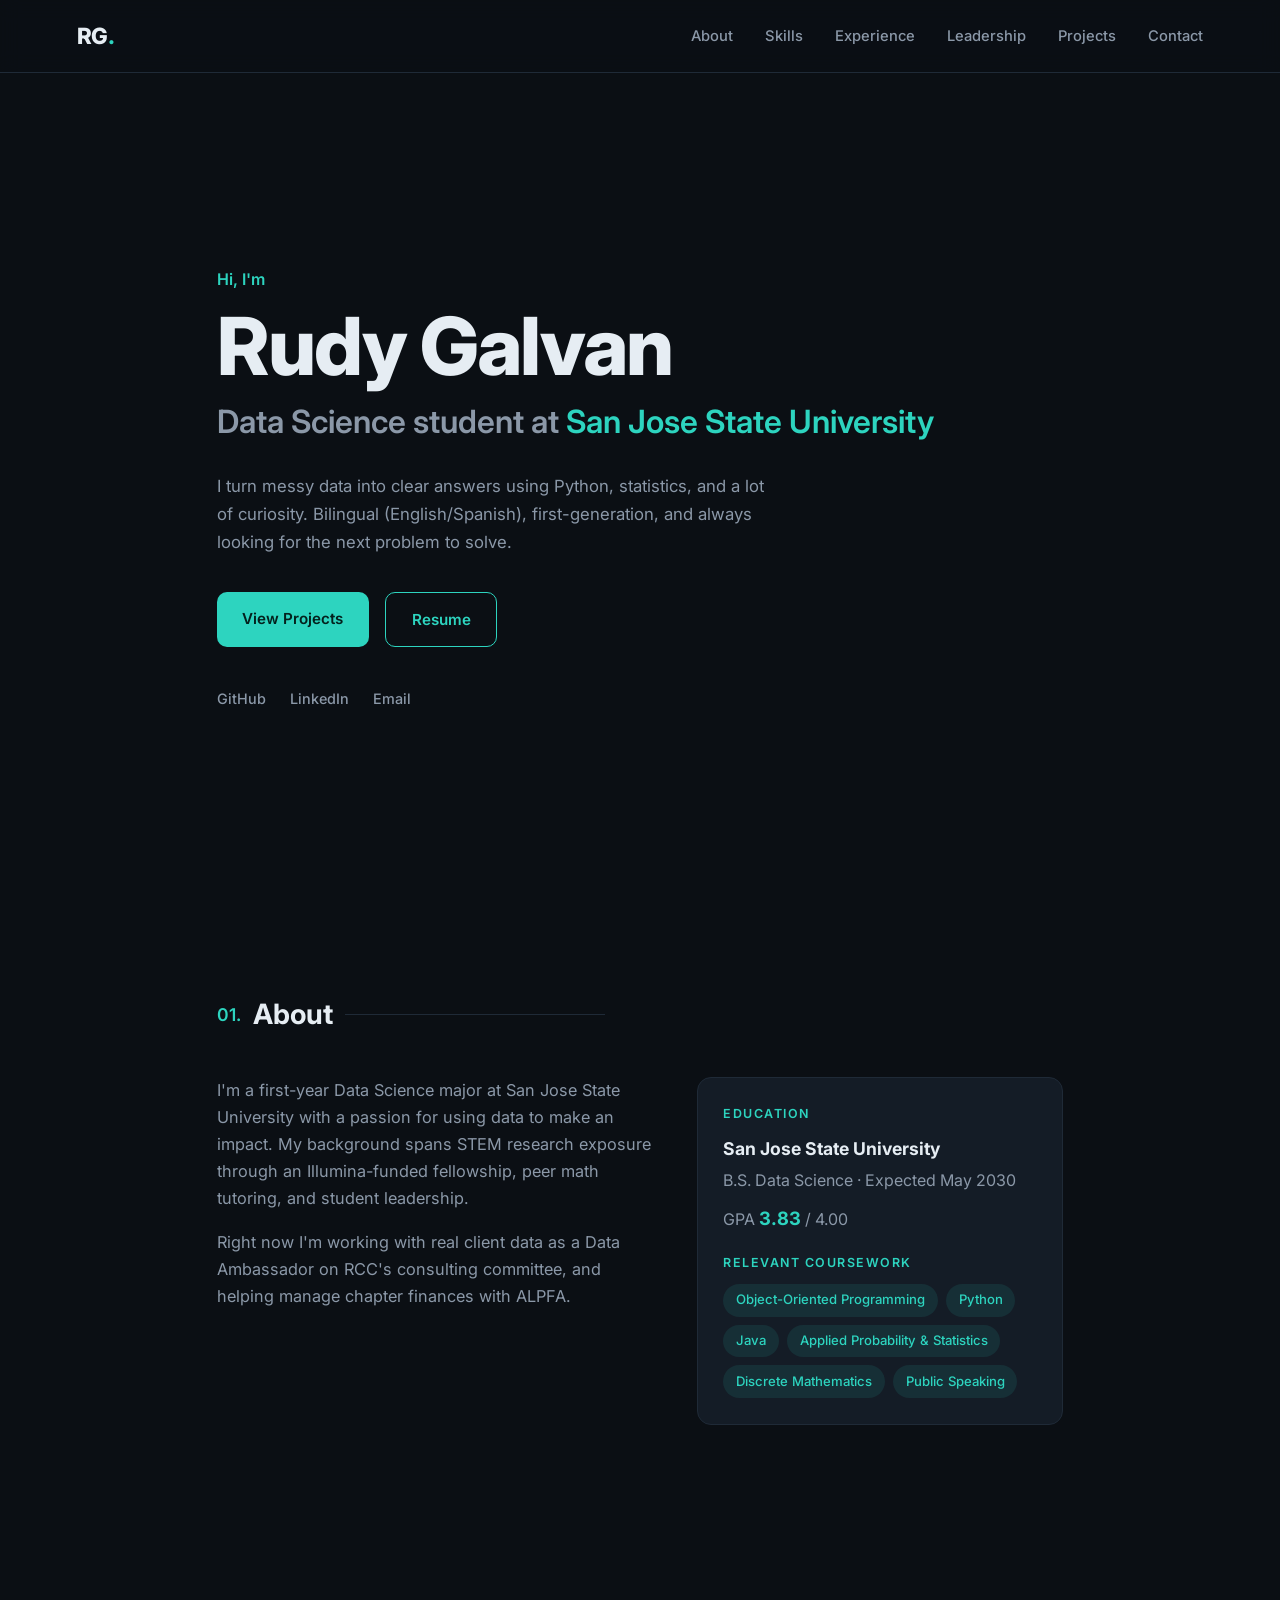
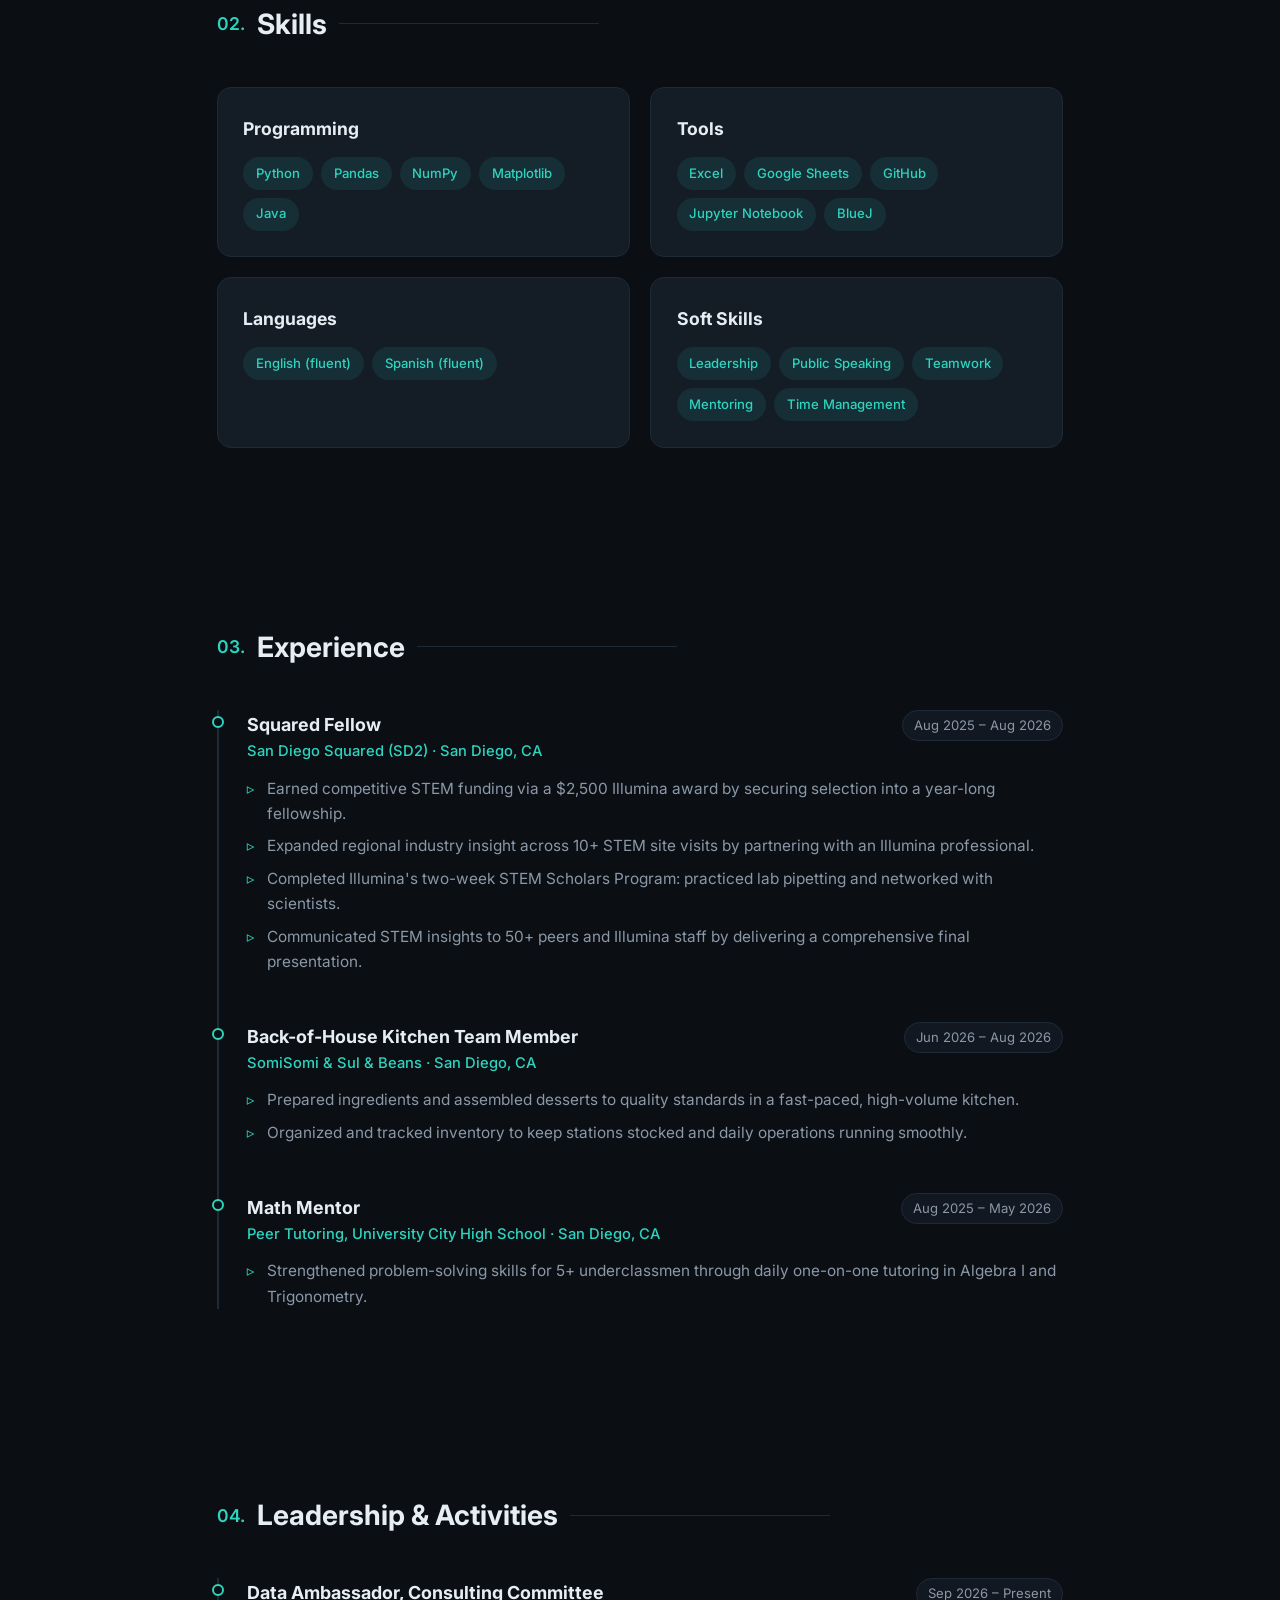
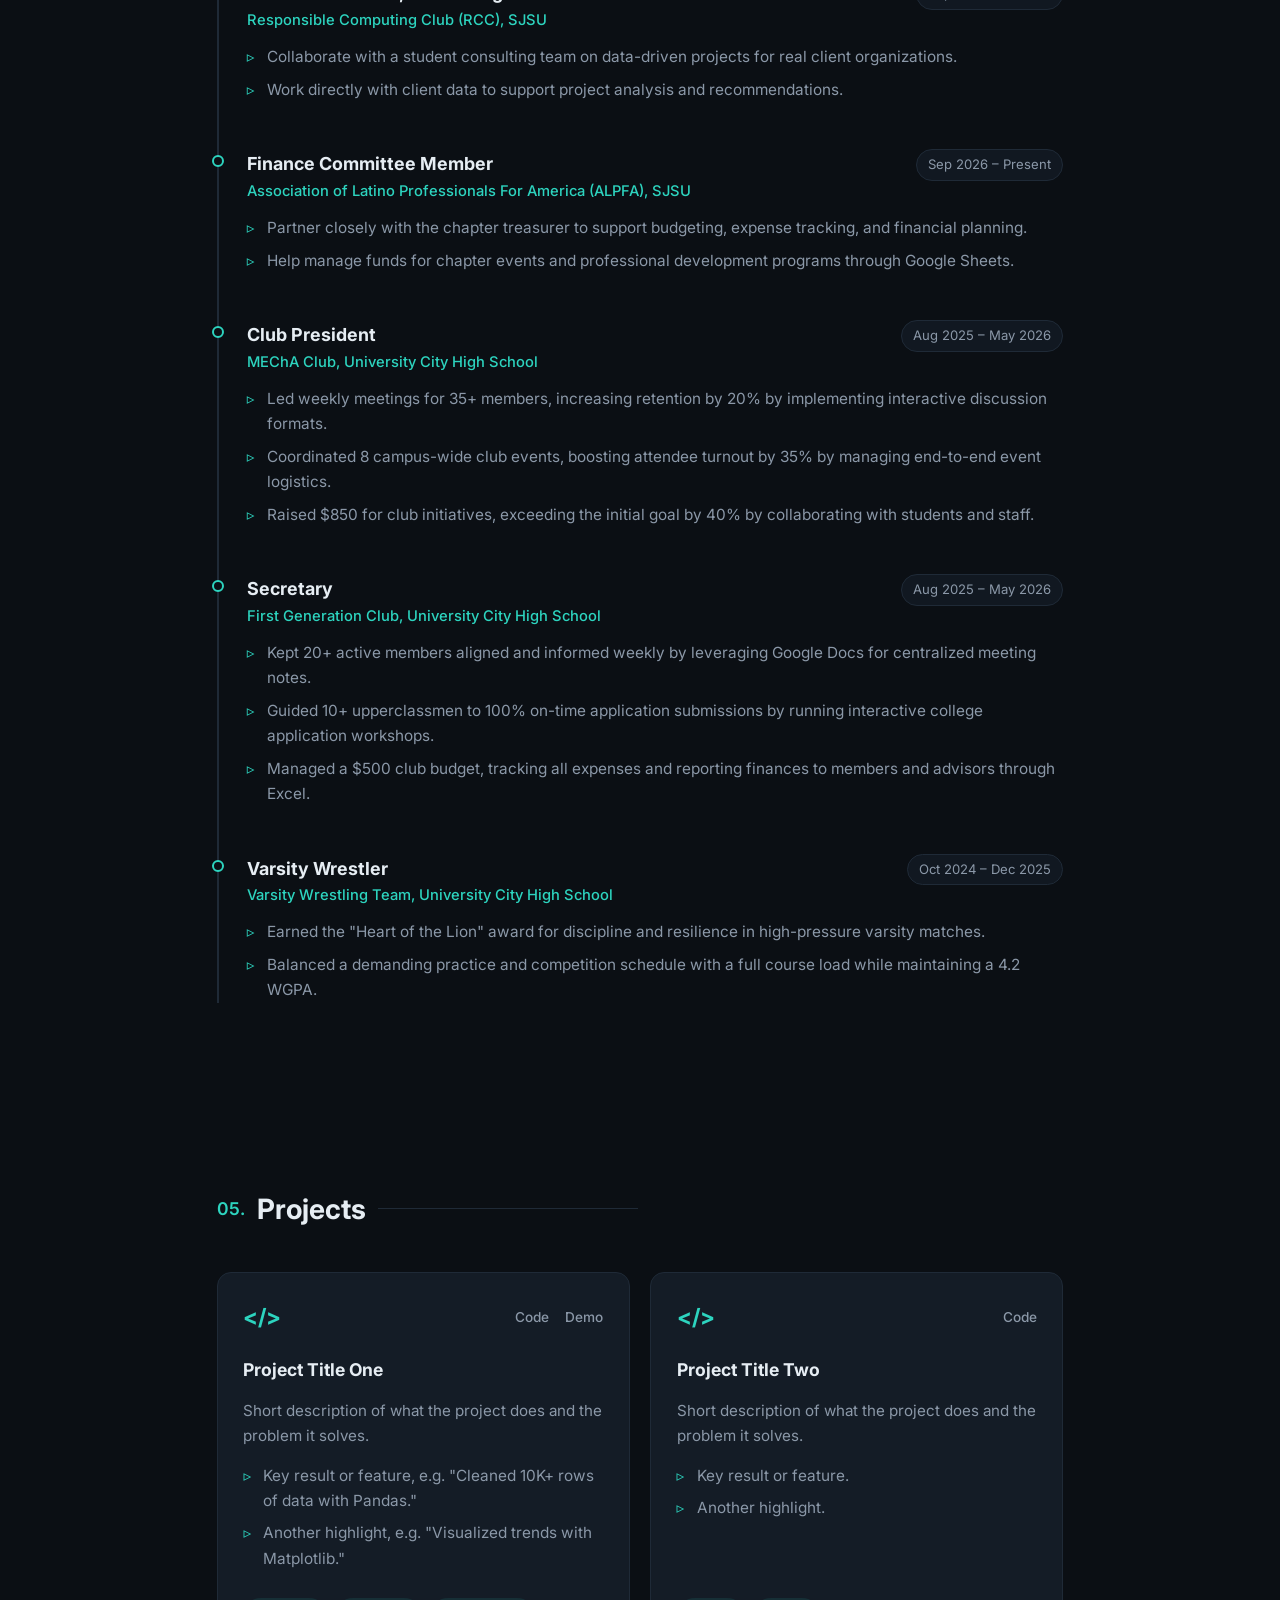
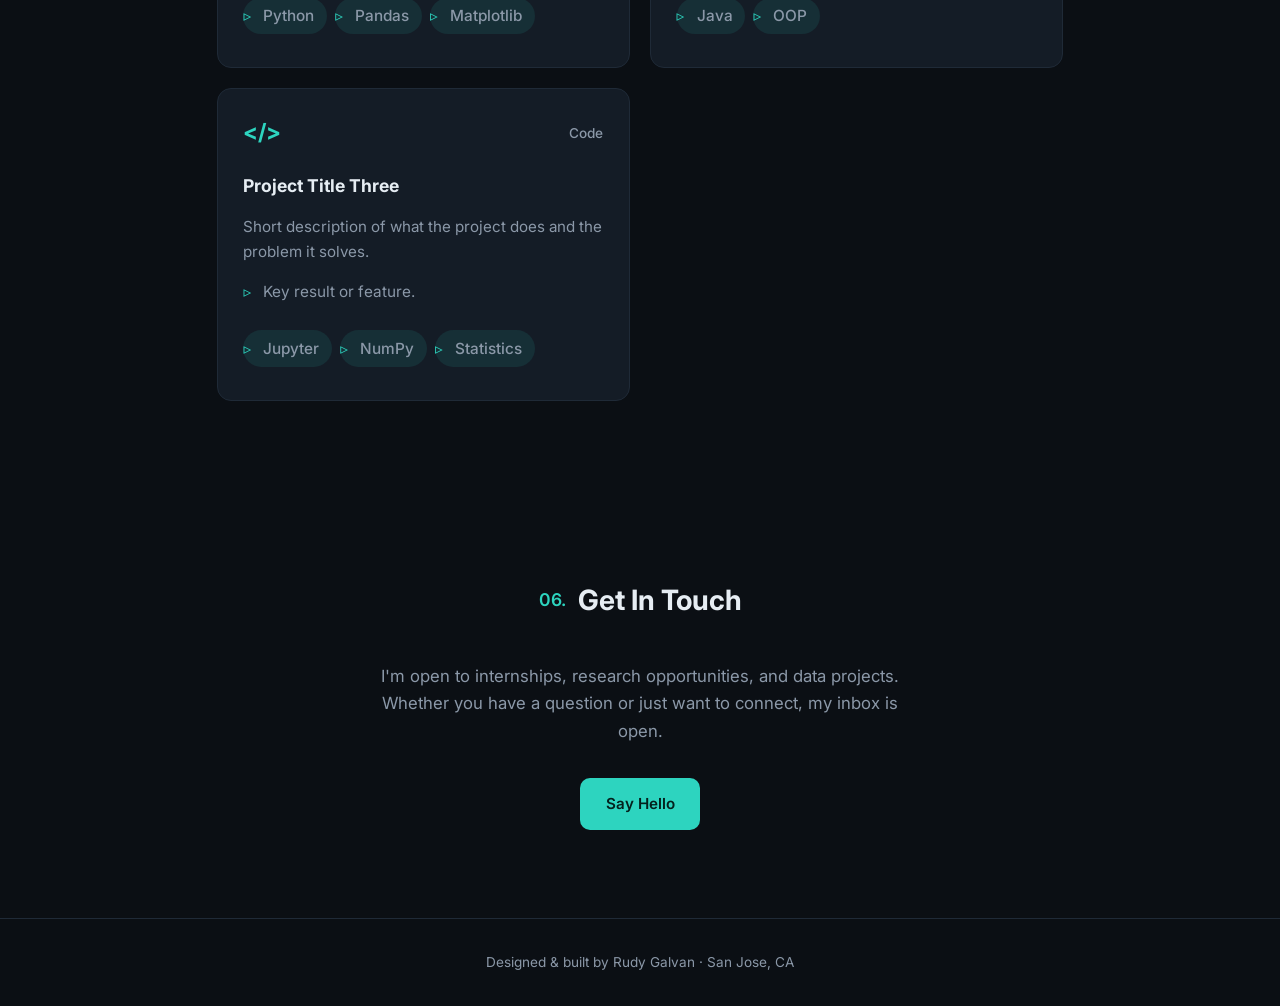
<file: index.html>
<!DOCTYPE html>
<html lang="en">
<head>
  <meta charset="UTF-8" />
  <meta name="viewport" content="width=device-width, initial-scale=1.0" />
  <title>Rudy Galvan | Data Science Portfolio</title>
  <meta name="description" content="Portfolio of Rudy Galvan, Data Science student at San Jose State University." />
  <link rel="preconnect" href="https://fonts.googleapis.com" />
  <link rel="preconnect" href="https://fonts.gstatic.com" crossorigin />
  <link href="https://fonts.googleapis.com/css2?family=Inter:wght@400;500;600;700;800&display=swap" rel="stylesheet" />
  <link rel="stylesheet" href="style.css" />
</head>
<body>

  <!-- ===== NAV ===== -->
  <header class="nav">
    <a href="#top" class="logo">RG<span>.</span></a>
    <input type="checkbox" id="nav-toggle" class="nav-toggle" />
    <label for="nav-toggle" class="nav-toggle-label" aria-label="Toggle menu"><span></span></label>
    <nav>
      <a href="#about">About</a>
      <a href="#skills">Skills</a>
      <a href="#experience">Experience</a>
      <a href="#leadership">Leadership</a>
      <a href="#projects">Projects</a>
      <a href="#contact">Contact</a>
    </nav>
  </header>

  <main id="top">

    <!-- ===== HERO ===== -->
    <section class="hero">
      <p class="eyebrow">Hi, I'm</p>
      <h1>Rudy Galvan</h1>
      <h2 class="tagline">Data Science student at <span class="accent">San Jose State University</span></h2>
      <p class="hero-text">
        I turn messy data into clear answers using Python, statistics, and a lot of curiosity.
        Bilingual (English/Spanish), first-generation, and always looking for the next problem to solve.
      </p>
      <div class="hero-buttons">
        <a href="#projects" class="btn btn-primary">View Projects</a>
        <a href="resume.pdf" class="btn btn-outline" target="_blank">Resume</a>
      </div>
      <div class="socials">
        <a href="https://github.com/RudyGalvan" target="_blank">GitHub</a>
        <a href="https://linkedin.com/in/rudygalvan" target="_blank">LinkedIn</a>
        <a href="mailto:galvan.rudy1215@gmail.com">Email</a>
      </div>
    </section>

    <!-- ===== ABOUT / EDUCATION ===== -->
    <section id="about" class="section">
      <h3 class="section-title"><span>01.</span> About</h3>
      <div class="about-grid">
        <div class="about-text">
          <p>
            I'm a first-year Data Science major at San Jose State University with a passion for
            using data to make an impact. My background spans STEM research exposure through an
            Illumina-funded fellowship, peer math tutoring, and student leadership.
          </p>
          <p>
            Right now I'm working with real client data as a Data Ambassador on RCC's consulting
            committee, and helping manage chapter finances with ALPFA.
          </p>
        </div>
        <div class="card edu-card">
          <p class="card-label">Education</p>
          <h4>San Jose State University</h4>
          <p class="muted">B.S. Data Science &middot; Expected May 2030</p>
          <p class="gpa">GPA <strong>3.83</strong> / 4.00</p>
          <p class="card-label small">Relevant Coursework</p>
          <ul class="tags">
            <li>Object-Oriented Programming</li>
            <li>Python</li>
            <li>Java</li>
            <li>Applied Probability &amp; Statistics</li>
            <li>Discrete Mathematics</li>
            <li>Public Speaking</li>
          </ul>
        </div>
      </div>
    </section>

    <!-- ===== SKILLS ===== -->
    <section id="skills" class="section">
      <h3 class="section-title"><span>02.</span> Skills</h3>
      <div class="skills-grid">
        <div class="card">
          <h4>Programming</h4>
          <ul class="tags">
            <li>Python</li><li>Pandas</li><li>NumPy</li><li>Matplotlib</li><li>Java</li>
          </ul>
        </div>
        <div class="card">
          <h4>Tools</h4>
          <ul class="tags">
            <li>Excel</li><li>Google Sheets</li><li>GitHub</li><li>Jupyter Notebook</li><li>BlueJ</li>
          </ul>
        </div>
        <div class="card">
          <h4>Languages</h4>
          <ul class="tags">
            <li>English (fluent)</li><li>Spanish (fluent)</li>
          </ul>
        </div>
        <div class="card">
          <h4>Soft Skills</h4>
          <ul class="tags">
            <li>Leadership</li><li>Public Speaking</li><li>Teamwork</li><li>Mentoring</li><li>Time Management</li>
          </ul>
        </div>
      </div>
    </section>

    <!-- ===== EXPERIENCE ===== -->
    <!-- To add an entry: copy one <article class="timeline-item"> block and edit it. -->
    <section id="experience" class="section">
      <h3 class="section-title"><span>03.</span> Experience</h3>
      <div class="timeline">

        <article class="timeline-item">
          <div class="timeline-head">
            <div>
              <h4>Squared Fellow</h4>
              <p class="org">San Diego Squared (SD2) &middot; San Diego, CA</p>
            </div>
            <span class="date">Aug 2025 – Aug 2026</span>
          </div>
          <ul>
            <li>Earned competitive STEM funding via a $2,500 Illumina award by securing selection into a year-long fellowship.</li>
            <li>Expanded regional industry insight across 10+ STEM site visits by partnering with an Illumina professional.</li>
            <li>Completed Illumina's two-week STEM Scholars Program: practiced lab pipetting and networked with scientists.</li>
            <li>Communicated STEM insights to 50+ peers and Illumina staff by delivering a comprehensive final presentation.</li>
          </ul>
        </article>

        <article class="timeline-item">
          <div class="timeline-head">
            <div>
              <h4>Back-of-House Kitchen Team Member</h4>
              <p class="org">SomiSomi &amp; Sul &amp; Beans &middot; San Diego, CA</p>
            </div>
            <span class="date">Jun 2026 – Aug 2026</span>
          </div>
          <ul>
            <li>Prepared ingredients and assembled desserts to quality standards in a fast-paced, high-volume kitchen.</li>
            <li>Organized and tracked inventory to keep stations stocked and daily operations running smoothly.</li>
          </ul>
        </article>

        <article class="timeline-item">
          <div class="timeline-head">
            <div>
              <h4>Math Mentor</h4>
              <p class="org">Peer Tutoring, University City High School &middot; San Diego, CA</p>
            </div>
            <span class="date">Aug 2025 – May 2026</span>
          </div>
          <ul>
            <li>Strengthened problem-solving skills for 5+ underclassmen through daily one-on-one tutoring in Algebra I and Trigonometry.</li>
          </ul>
        </article>

      </div>
    </section>

    <!-- ===== LEADERSHIP ===== -->
    <section id="leadership" class="section">
      <h3 class="section-title"><span>04.</span> Leadership &amp; Activities</h3>
      <div class="timeline">

        <article class="timeline-item">
          <div class="timeline-head">
            <div>
              <h4>Data Ambassador, Consulting Committee</h4>
              <p class="org">Responsible Computing Club (RCC), SJSU</p>
            </div>
            <span class="date">Sep 2026 – Present</span>
          </div>
          <ul>
            <li>Collaborate with a student consulting team on data-driven projects for real client organizations.</li>
            <li>Work directly with client data to support project analysis and recommendations.</li>
          </ul>
        </article>

        <article class="timeline-item">
          <div class="timeline-head">
            <div>
              <h4>Finance Committee Member</h4>
              <p class="org">Association of Latino Professionals For America (ALPFA), SJSU</p>
            </div>
            <span class="date">Sep 2026 – Present</span>
          </div>
          <ul>
            <li>Partner closely with the chapter treasurer to support budgeting, expense tracking, and financial planning.</li>
            <li>Help manage funds for chapter events and professional development programs through Google Sheets.</li>
          </ul>
        </article>

        <article class="timeline-item">
          <div class="timeline-head">
            <div>
              <h4>Club President</h4>
              <p class="org">MEChA Club, University City High School</p>
            </div>
            <span class="date">Aug 2025 – May 2026</span>
          </div>
          <ul>
            <li>Led weekly meetings for 35+ members, increasing retention by 20% by implementing interactive discussion formats.</li>
            <li>Coordinated 8 campus-wide club events, boosting attendee turnout by 35% by managing end-to-end event logistics.</li>
            <li>Raised $850 for club initiatives, exceeding the initial goal by 40% by collaborating with students and staff.</li>
          </ul>
        </article>

        <article class="timeline-item">
          <div class="timeline-head">
            <div>
              <h4>Secretary</h4>
              <p class="org">First Generation Club, University City High School</p>
            </div>
            <span class="date">Aug 2025 – May 2026</span>
          </div>
          <ul>
            <li>Kept 20+ active members aligned and informed weekly by leveraging Google Docs for centralized meeting notes.</li>
            <li>Guided 10+ upperclassmen to 100% on-time application submissions by running interactive college application workshops.</li>
            <li>Managed a $500 club budget, tracking all expenses and reporting finances to members and advisors through Excel.</li>
          </ul>
        </article>

        <article class="timeline-item">
          <div class="timeline-head">
            <div>
              <h4>Varsity Wrestler</h4>
              <p class="org">Varsity Wrestling Team, University City High School</p>
            </div>
            <span class="date">Oct 2024 – Dec 2025</span>
          </div>
          <ul>
            <li>Earned the "Heart of the Lion" award for discipline and resilience in high-pressure varsity matches.</li>
            <li>Balanced a demanding practice and competition schedule with a full course load while maintaining a 4.2 WGPA.</li>
          </ul>
        </article>

      </div>
    </section>

    <!-- ===== PROJECTS (placeholders — replace with your own) ===== -->
    <section id="projects" class="section">
      <h3 class="section-title"><span>05.</span> Projects</h3>
      <div class="projects-grid">

        <article class="card project">
          <div class="project-top">
            <span class="folder">&lt;/&gt;</span>
            <div class="project-links">
              <a href="https://github.com/RudyGalvan" target="_blank">Code</a>
              <a href="#" target="_blank">Demo</a>
            </div>
          </div>
          <h4>Project Title One</h4>
          <p>Short description of what the project does and the problem it solves.</p>
          <ul>
            <li>Key result or feature, e.g. "Cleaned 10K+ rows of data with Pandas."</li>
            <li>Another highlight, e.g. "Visualized trends with Matplotlib."</li>
          </ul>
          <ul class="tags small-tags"><li>Python</li><li>Pandas</li><li>Matplotlib</li></ul>
        </article>

        <article class="card project">
          <div class="project-top">
            <span class="folder">&lt;/&gt;</span>
            <div class="project-links">
              <a href="https://github.com/RudyGalvan" target="_blank">Code</a>
            </div>
          </div>
          <h4>Project Title Two</h4>
          <p>Short description of what the project does and the problem it solves.</p>
          <ul>
            <li>Key result or feature.</li>
            <li>Another highlight.</li>
          </ul>
          <ul class="tags small-tags"><li>Java</li><li>OOP</li></ul>
        </article>

        <article class="card project">
          <div class="project-top">
            <span class="folder">&lt;/&gt;</span>
            <div class="project-links">
              <a href="https://github.com/RudyGalvan" target="_blank">Code</a>
            </div>
          </div>
          <h4>Project Title Three</h4>
          <p>Short description of what the project does and the problem it solves.</p>
          <ul>
            <li>Key result or feature.</li>
          </ul>
          <ul class="tags small-tags"><li>Jupyter</li><li>NumPy</li><li>Statistics</li></ul>
        </article>

      </div>
    </section>

    <!-- ===== CONTACT ===== -->
    <section id="contact" class="section contact">
      <h3 class="section-title center"><span>06.</span> Get In Touch</h3>
      <p class="contact-text">
        I'm open to internships, research opportunities, and data projects.
        Whether you have a question or just want to connect, my inbox is open.
      </p>
      <a href="mailto:galvan.rudy1215@gmail.com" class="btn btn-primary">Say Hello</a>
    </section>

  </main>

  <footer class="footer">
    <p>Designed &amp; built by Rudy Galvan &middot; San Jose, CA</p>
  </footer>

</body>
</html>
</file>
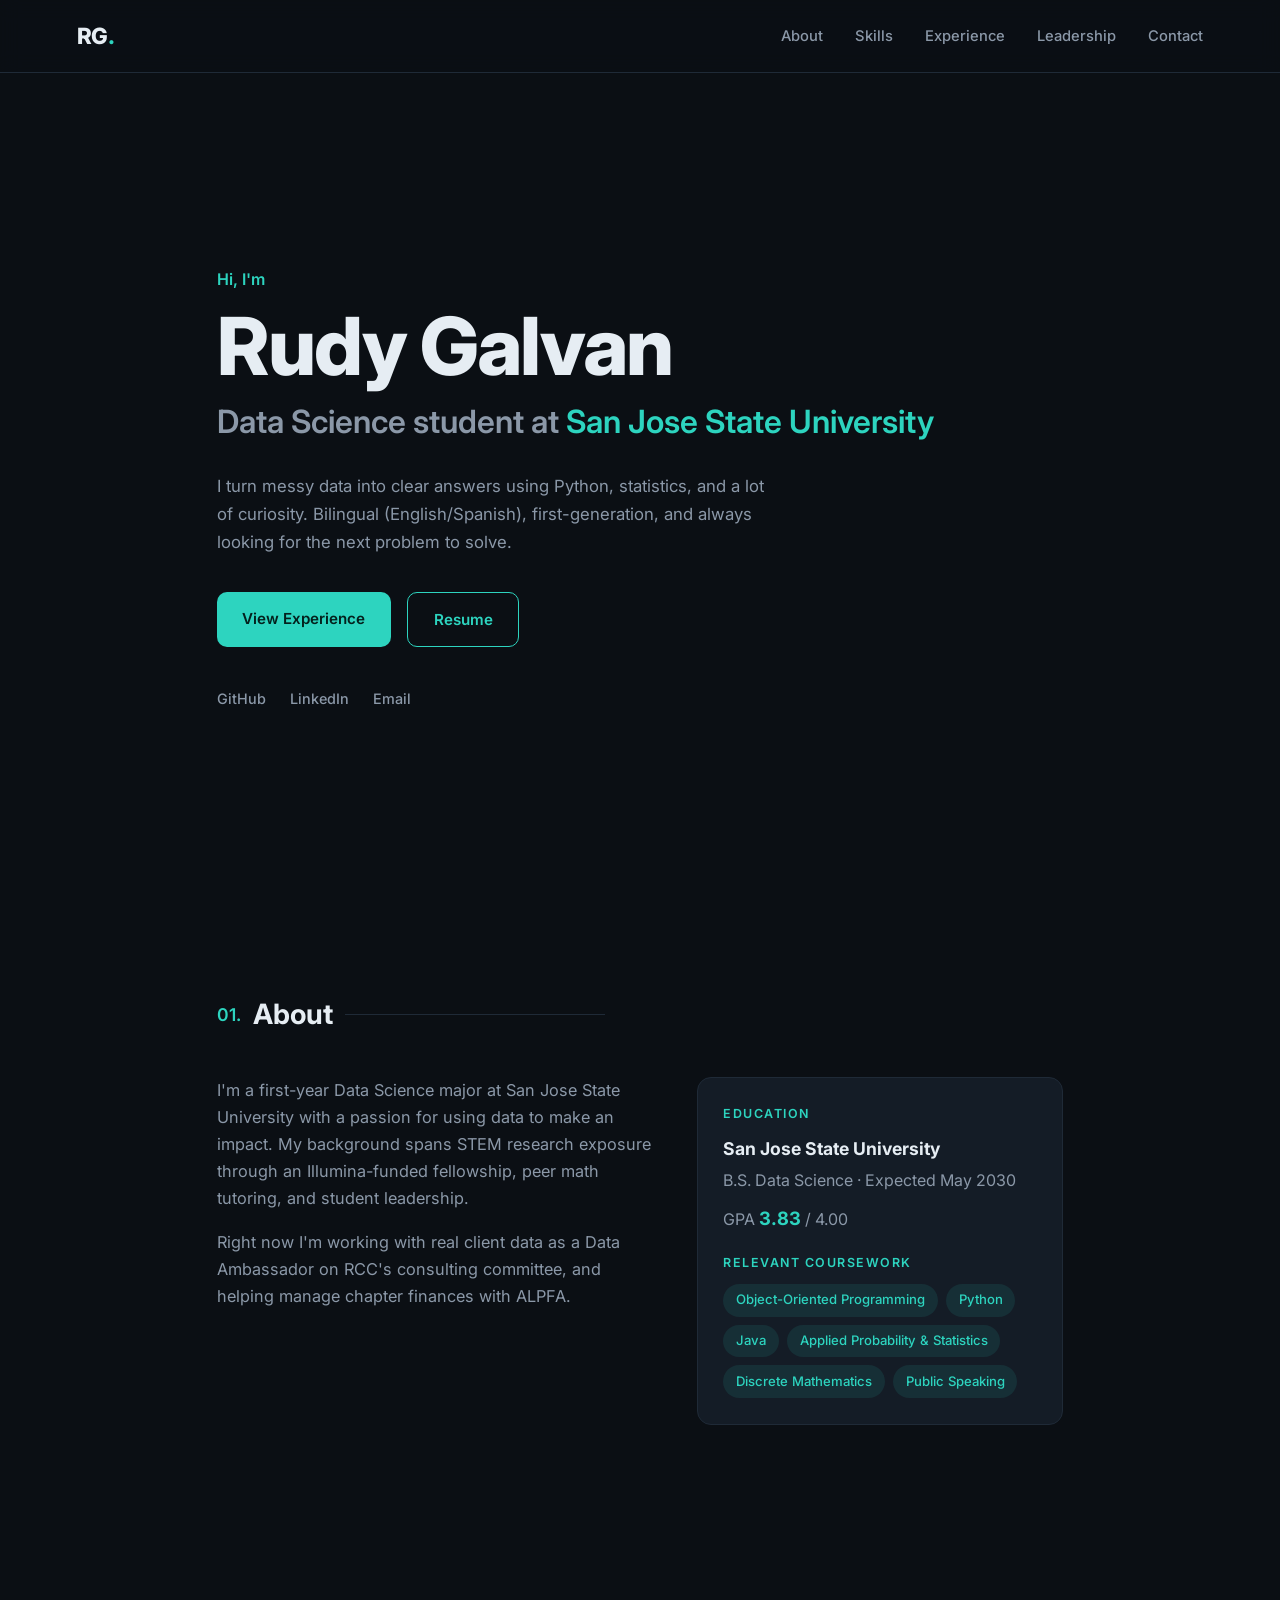
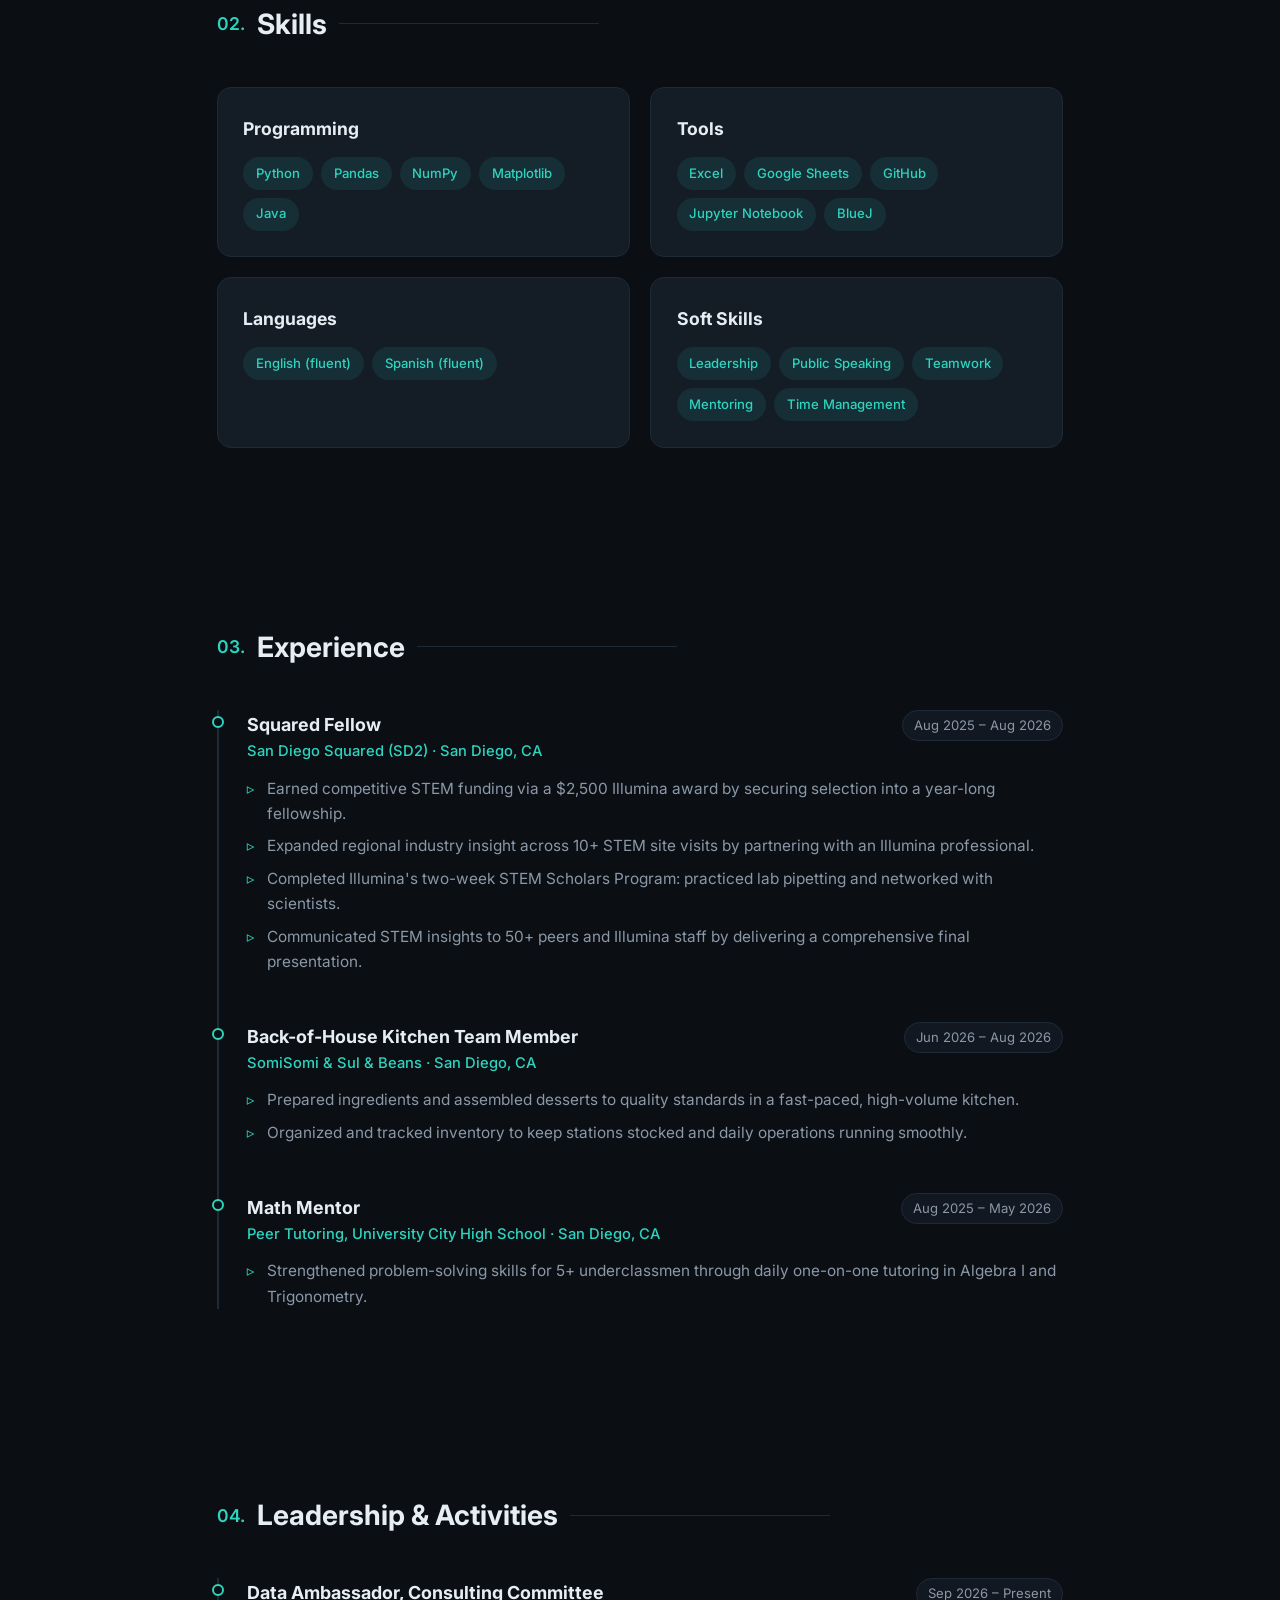
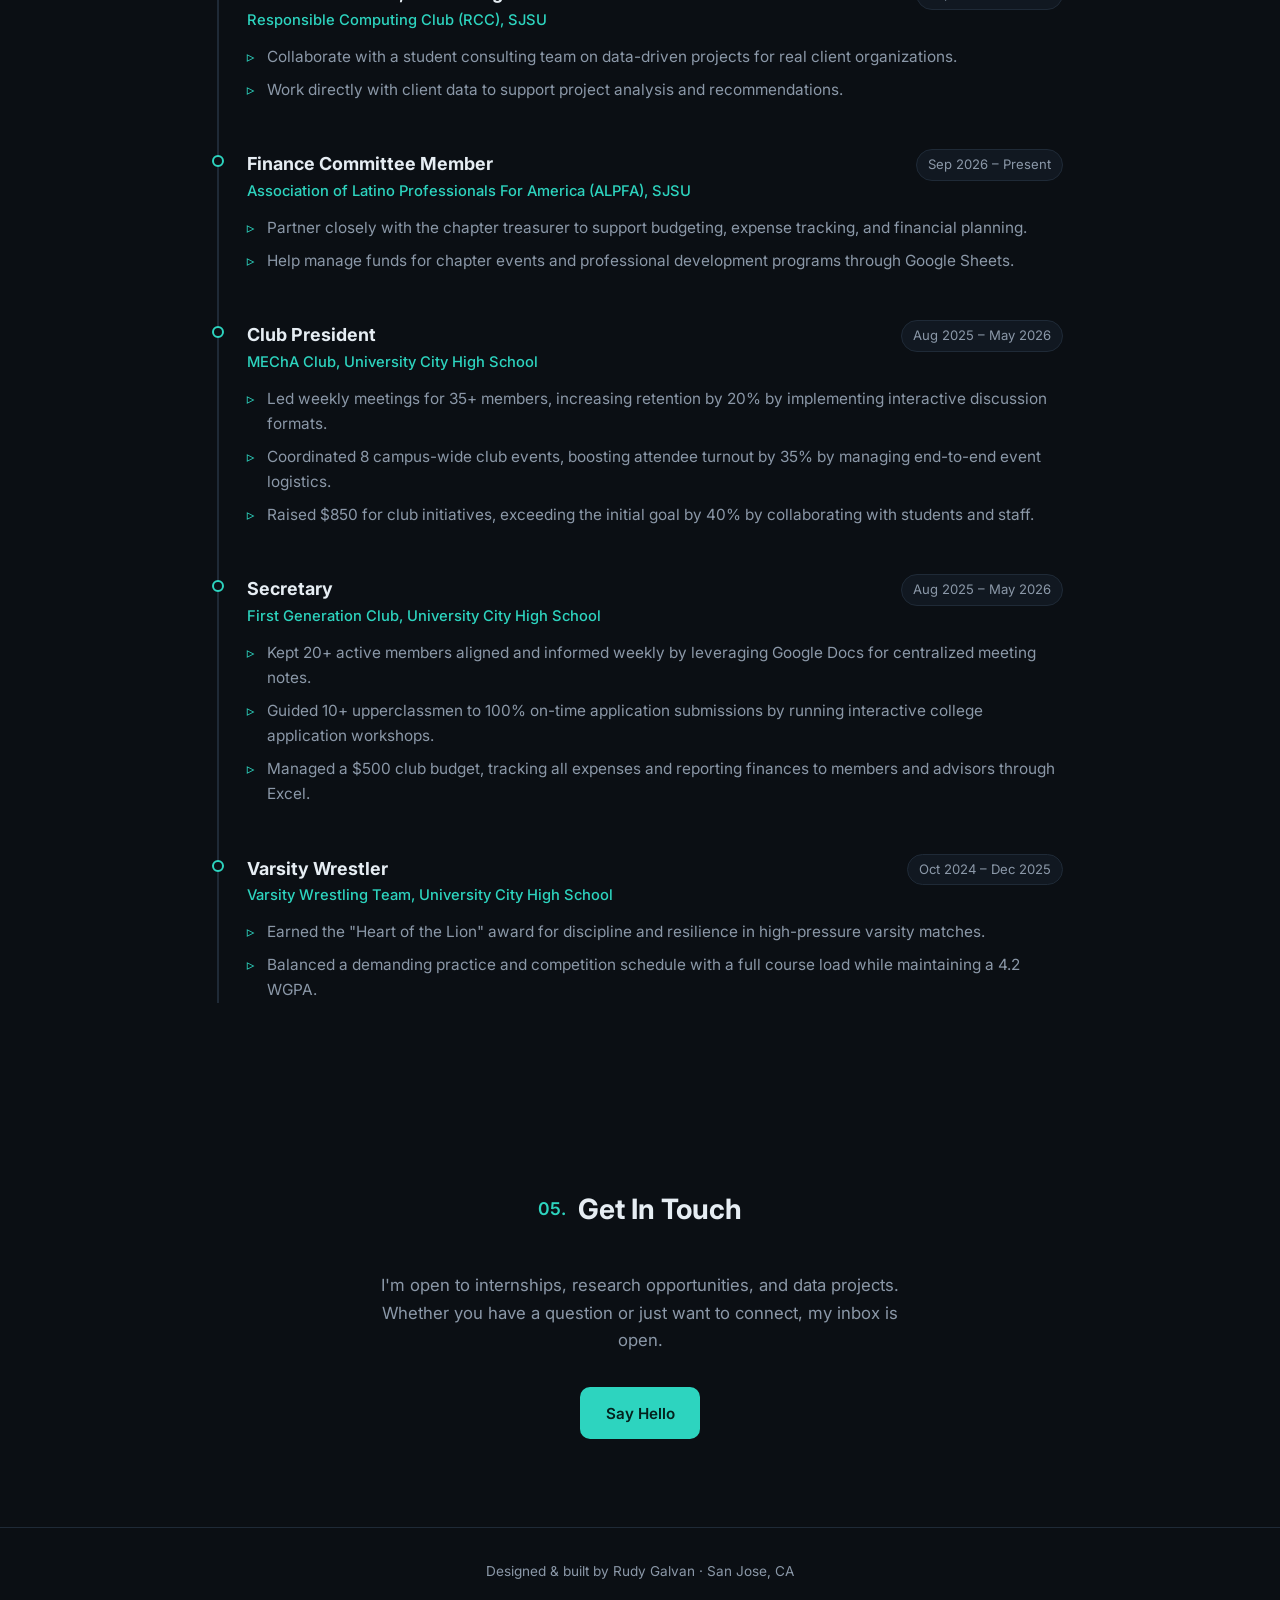
<file: index (1).html>
<!DOCTYPE html>
<html lang="en">
<head>
  <meta charset="UTF-8" />
  <meta name="viewport" content="width=device-width, initial-scale=1.0" />
  <title>Rudy Galvan | Data Science Portfolio</title>
  <meta name="description" content="Portfolio of Rudy Galvan, Data Science student at San Jose State University." />
  <link rel="preconnect" href="https://fonts.googleapis.com" />
  <link rel="preconnect" href="https://fonts.gstatic.com" crossorigin />
  <link href="https://fonts.googleapis.com/css2?family=Inter:wght@400;500;600;700;800&display=swap" rel="stylesheet" />
  <link rel="stylesheet" href="style.css" />
</head>
<body>

  <!-- ===== NAV ===== -->
  <header class="nav">
    <a href="#top" class="logo">RG<span>.</span></a>
    <input type="checkbox" id="nav-toggle" class="nav-toggle" />
    <label for="nav-toggle" class="nav-toggle-label" aria-label="Toggle menu"><span></span></label>
    <nav>
      <a href="#about">About</a>
      <a href="#skills">Skills</a>
      <a href="#experience">Experience</a>
      <a href="#leadership">Leadership</a>
      <a href="#contact">Contact</a>
    </nav>
  </header>

  <main id="top">

    <!-- ===== HERO ===== -->
    <section class="hero">
      <p class="eyebrow">Hi, I'm</p>
      <h1>Rudy Galvan</h1>
      <h2 class="tagline">Data Science student at <span class="accent">San Jose State University</span></h2>
      <p class="hero-text">
        I turn messy data into clear answers using Python, statistics, and a lot of curiosity.
        Bilingual (English/Spanish), first-generation, and always looking for the next problem to solve.
      </p>
      <div class="hero-buttons">
        <a href="#experience" class="btn btn-primary">View Experience</a>
        <a href="resume.pdf" class="btn btn-outline" target="_blank">Resume</a>
      </div>
      <div class="socials">
        <a href="https://github.com/RudyGalvan" target="_blank">GitHub</a>
        <a href="https://linkedin.com/in/rudygalvan" target="_blank">LinkedIn</a>
        <a href="mailto:galvan.rudy1215@gmail.com">Email</a>
      </div>
    </section>

    <!-- ===== ABOUT / EDUCATION ===== -->
    <section id="about" class="section">
      <h3 class="section-title"><span>01.</span> About</h3>
      <div class="about-grid">
        <div class="about-text">
          <p>
            I'm a first-year Data Science major at San Jose State University with a passion for
            using data to make an impact. My background spans STEM research exposure through an
            Illumina-funded fellowship, peer math tutoring, and student leadership.
          </p>
          <p>
            Right now I'm working with real client data as a Data Ambassador on RCC's consulting
            committee, and helping manage chapter finances with ALPFA.
          </p>
        </div>
        <div class="card edu-card">
          <p class="card-label">Education</p>
          <h4>San Jose State University</h4>
          <p class="muted">B.S. Data Science &middot; Expected May 2030</p>
          <p class="gpa">GPA <strong>3.83</strong> / 4.00</p>
          <p class="card-label small">Relevant Coursework</p>
          <ul class="tags">
            <li>Object-Oriented Programming</li>
            <li>Python</li>
            <li>Java</li>
            <li>Applied Probability &amp; Statistics</li>
            <li>Discrete Mathematics</li>
            <li>Public Speaking</li>
          </ul>
        </div>
      </div>
    </section>

    <!-- ===== SKILLS ===== -->
    <section id="skills" class="section">
      <h3 class="section-title"><span>02.</span> Skills</h3>
      <div class="skills-grid">
        <div class="card">
          <h4>Programming</h4>
          <ul class="tags">
            <li>Python</li><li>Pandas</li><li>NumPy</li><li>Matplotlib</li><li>Java</li>
          </ul>
        </div>
        <div class="card">
          <h4>Tools</h4>
          <ul class="tags">
            <li>Excel</li><li>Google Sheets</li><li>GitHub</li><li>Jupyter Notebook</li><li>BlueJ</li>
          </ul>
        </div>
        <div class="card">
          <h4>Languages</h4>
          <ul class="tags">
            <li>English (fluent)</li><li>Spanish (fluent)</li>
          </ul>
        </div>
        <div class="card">
          <h4>Soft Skills</h4>
          <ul class="tags">
            <li>Leadership</li><li>Public Speaking</li><li>Teamwork</li><li>Mentoring</li><li>Time Management</li>
          </ul>
        </div>
      </div>
    </section>

    <!-- ===== EXPERIENCE ===== -->
    <!-- To add an entry: copy one <article class="timeline-item"> block and edit it. -->
    <section id="experience" class="section">
      <h3 class="section-title"><span>03.</span> Experience</h3>
      <div class="timeline">

        <article class="timeline-item">
          <div class="timeline-head">
            <div>
              <h4>Squared Fellow</h4>
              <p class="org">San Diego Squared (SD2) &middot; San Diego, CA</p>
            </div>
            <span class="date">Aug 2025 – Aug 2026</span>
          </div>
          <ul>
            <li>Earned competitive STEM funding via a $2,500 Illumina award by securing selection into a year-long fellowship.</li>
            <li>Expanded regional industry insight across 10+ STEM site visits by partnering with an Illumina professional.</li>
            <li>Completed Illumina's two-week STEM Scholars Program: practiced lab pipetting and networked with scientists.</li>
            <li>Communicated STEM insights to 50+ peers and Illumina staff by delivering a comprehensive final presentation.</li>
          </ul>
        </article>

        <article class="timeline-item">
          <div class="timeline-head">
            <div>
              <h4>Back-of-House Kitchen Team Member</h4>
              <p class="org">SomiSomi &amp; Sul &amp; Beans &middot; San Diego, CA</p>
            </div>
            <span class="date">Jun 2026 – Aug 2026</span>
          </div>
          <ul>
            <li>Prepared ingredients and assembled desserts to quality standards in a fast-paced, high-volume kitchen.</li>
            <li>Organized and tracked inventory to keep stations stocked and daily operations running smoothly.</li>
          </ul>
        </article>

        <article class="timeline-item">
          <div class="timeline-head">
            <div>
              <h4>Math Mentor</h4>
              <p class="org">Peer Tutoring, University City High School &middot; San Diego, CA</p>
            </div>
            <span class="date">Aug 2025 – May 2026</span>
          </div>
          <ul>
            <li>Strengthened problem-solving skills for 5+ underclassmen through daily one-on-one tutoring in Algebra I and Trigonometry.</li>
          </ul>
        </article>

      </div>
    </section>

    <!-- ===== LEADERSHIP ===== -->
    <section id="leadership" class="section">
      <h3 class="section-title"><span>04.</span> Leadership &amp; Activities</h3>
      <div class="timeline">

        <article class="timeline-item">
          <div class="timeline-head">
            <div>
              <h4>Data Ambassador, Consulting Committee</h4>
              <p class="org">Responsible Computing Club (RCC), SJSU</p>
            </div>
            <span class="date">Sep 2026 – Present</span>
          </div>
          <ul>
            <li>Collaborate with a student consulting team on data-driven projects for real client organizations.</li>
            <li>Work directly with client data to support project analysis and recommendations.</li>
          </ul>
        </article>

        <article class="timeline-item">
          <div class="timeline-head">
            <div>
              <h4>Finance Committee Member</h4>
              <p class="org">Association of Latino Professionals For America (ALPFA), SJSU</p>
            </div>
            <span class="date">Sep 2026 – Present</span>
          </div>
          <ul>
            <li>Partner closely with the chapter treasurer to support budgeting, expense tracking, and financial planning.</li>
            <li>Help manage funds for chapter events and professional development programs through Google Sheets.</li>
          </ul>
        </article>

        <article class="timeline-item">
          <div class="timeline-head">
            <div>
              <h4>Club President</h4>
              <p class="org">MEChA Club, University City High School</p>
            </div>
            <span class="date">Aug 2025 – May 2026</span>
          </div>
          <ul>
            <li>Led weekly meetings for 35+ members, increasing retention by 20% by implementing interactive discussion formats.</li>
            <li>Coordinated 8 campus-wide club events, boosting attendee turnout by 35% by managing end-to-end event logistics.</li>
            <li>Raised $850 for club initiatives, exceeding the initial goal by 40% by collaborating with students and staff.</li>
          </ul>
        </article>

        <article class="timeline-item">
          <div class="timeline-head">
            <div>
              <h4>Secretary</h4>
              <p class="org">First Generation Club, University City High School</p>
            </div>
            <span class="date">Aug 2025 – May 2026</span>
          </div>
          <ul>
            <li>Kept 20+ active members aligned and informed weekly by leveraging Google Docs for centralized meeting notes.</li>
            <li>Guided 10+ upperclassmen to 100% on-time application submissions by running interactive college application workshops.</li>
            <li>Managed a $500 club budget, tracking all expenses and reporting finances to members and advisors through Excel.</li>
          </ul>
        </article>

        <article class="timeline-item">
          <div class="timeline-head">
            <div>
              <h4>Varsity Wrestler</h4>
              <p class="org">Varsity Wrestling Team, University City High School</p>
            </div>
            <span class="date">Oct 2024 – Dec 2025</span>
          </div>
          <ul>
            <li>Earned the "Heart of the Lion" award for discipline and resilience in high-pressure varsity matches.</li>
            <li>Balanced a demanding practice and competition schedule with a full course load while maintaining a 4.2 WGPA.</li>
          </ul>
        </article>

      </div>
    </section>

    <!-- ===== CONTACT ===== -->
    <section id="contact" class="section contact">
      <h3 class="section-title center"><span>05.</span> Get In Touch</h3>
      <p class="contact-text">
        I'm open to internships, research opportunities, and data projects.
        Whether you have a question or just want to connect, my inbox is open.
      </p>
      <a href="mailto:galvan.rudy1215@gmail.com" class="btn btn-primary">Say Hello</a>
    </section>

  </main>

  <footer class="footer">
    <p>Designed &amp; built by Rudy Galvan &middot; San Jose, CA</p>
  </footer>

</body>
</html>
</file>
<file: style.css>
/* ===== THEME ===== */
:root {
  --bg: #0b0f14;
  --bg-alt: #111821;
  --card: #141c26;
  --border: #1f2a37;
  --text: #e6edf3;
  --muted: #8b98a8;
  --accent: #2dd4bf;          /* change this one value to re-theme the site */
  --accent-soft: rgba(45, 212, 191, 0.1);
  --radius: 14px;
  --max: 1000px;
}

*,
*::before,
*::after { box-sizing: border-box; margin: 0; padding: 0; }

html { scroll-behavior: smooth; scroll-padding-top: 80px; }

body {
  font-family: "Inter", system-ui, -apple-system, sans-serif;
  background: var(--bg);
  color: var(--text);
  line-height: 1.65;
  -webkit-font-smoothing: antialiased;
}

a { color: inherit; text-decoration: none; }
ul { list-style: none; }

.accent { color: var(--accent); }
.muted { color: var(--muted); }

/* ===== NAV ===== */
.nav {
  position: sticky;
  top: 0;
  z-index: 10;
  display: flex;
  align-items: center;
  justify-content: space-between;
  padding: 1.1rem 6vw;
  background: rgba(11, 15, 20, 0.85);
  backdrop-filter: blur(10px);
  border-bottom: 1px solid var(--border);
}

.logo { font-size: 1.4rem; font-weight: 800; letter-spacing: -0.5px; }
.logo span { color: var(--accent); }

.nav nav { display: flex; gap: 2rem; }
.nav nav a {
  font-size: 0.92rem;
  font-weight: 500;
  color: var(--muted);
  transition: color 0.2s;
}
.nav nav a:hover { color: var(--accent); }

.nav-toggle { display: none; }
.nav-toggle-label { display: none; }

/* ===== LAYOUT ===== */
main { max-width: var(--max); margin: 0 auto; padding: 0 6vw; }

.section { padding: 5.5rem 0; }

.section-title {
  display: flex;
  align-items: center;
  gap: 0.75rem;
  font-size: 1.75rem;
  font-weight: 700;
  margin-bottom: 2.5rem;
}
.section-title span { color: var(--accent); font-size: 1.1rem; font-weight: 600; }
.section-title::after {
  content: "";
  flex: 1;
  max-width: 260px;
  height: 1px;
  background: var(--border);
}
.section-title.center { justify-content: center; }
.section-title.center::after { display: none; }

/* ===== HERO ===== */
.hero {
  min-height: calc(100vh - 70px);
  display: flex;
  flex-direction: column;
  justify-content: center;
  padding: 4rem 0;
}
.eyebrow { color: var(--accent); font-weight: 600; margin-bottom: 0.75rem; }
.hero h1 {
  font-size: clamp(2.8rem, 8vw, 5rem);
  font-weight: 800;
  line-height: 1.05;
  letter-spacing: -2px;
}
.tagline {
  font-size: clamp(1.3rem, 3.5vw, 2rem);
  font-weight: 600;
  color: var(--muted);
  margin-top: 0.5rem;
}
.hero-text { max-width: 560px; color: var(--muted); margin-top: 1.5rem; font-size: 1.05rem; }

.hero-buttons { display: flex; gap: 1rem; margin-top: 2.25rem; flex-wrap: wrap; }

.btn {
  display: inline-block;
  padding: 0.85rem 1.6rem;
  border-radius: 10px;
  font-weight: 600;
  font-size: 0.95rem;
  transition: transform 0.2s, background 0.2s, box-shadow 0.2s;
}
.btn:hover { transform: translateY(-2px); }
.btn-primary { background: var(--accent); color: #04211d; }
.btn-primary:hover { box-shadow: 0 8px 24px rgba(45, 212, 191, 0.25); }
.btn-outline { border: 1px solid var(--accent); color: var(--accent); }
.btn-outline:hover { background: var(--accent-soft); }

.socials { display: flex; gap: 1.5rem; margin-top: 2.5rem; }
.socials a { color: var(--muted); font-size: 0.9rem; font-weight: 500; transition: color 0.2s; }
.socials a:hover { color: var(--accent); }

/* ===== CARDS ===== */
.card {
  background: var(--card);
  border: 1px solid var(--border);
  border-radius: var(--radius);
  padding: 1.6rem;
  transition: border-color 0.25s, transform 0.25s;
}
.card:hover { border-color: rgba(45, 212, 191, 0.4); transform: translateY(-3px); }
.card h4 { font-size: 1.1rem; margin-bottom: 0.9rem; }

.card-label {
  color: var(--accent);
  font-size: 0.78rem;
  font-weight: 600;
  text-transform: uppercase;
  letter-spacing: 1.5px;
  margin-bottom: 0.6rem;
}
.card-label.small { margin-top: 1.25rem; }

/* ===== TAGS ===== */
.tags { display: flex; flex-wrap: wrap; gap: 0.5rem; }
.tags li {
  background: var(--accent-soft);
  color: var(--accent);
  font-size: 0.82rem;
  font-weight: 500;
  padding: 0.35rem 0.8rem;
  border-radius: 999px;
}
.small-tags { margin-top: 1.2rem; }
.small-tags li { font-size: 0.75rem; }

/* ===== ABOUT ===== */
.about-grid { display: grid; grid-template-columns: 1.2fr 1fr; gap: 2.5rem; align-items: start; }
.about-text p { color: var(--muted); margin-bottom: 1.1rem; font-size: 1.02rem; }
.edu-card h4 { margin-bottom: 0.25rem; }
.gpa { margin-top: 0.6rem; color: var(--muted); }
.gpa strong { color: var(--accent); font-size: 1.15rem; }

/* ===== SKILLS ===== */
.skills-grid { display: grid; grid-template-columns: repeat(2, 1fr); gap: 1.25rem; }

/* ===== TIMELINE (experience + leadership) ===== */
.timeline { position: relative; padding-left: 1.75rem; border-left: 2px solid var(--border); }

.timeline-item { position: relative; padding-bottom: 2.5rem; }
.timeline-item:last-child { padding-bottom: 0; }
.timeline-item::before {
  content: "";
  position: absolute;
  left: calc(-1.75rem - 7px);
  top: 6px;
  width: 12px;
  height: 12px;
  border-radius: 50%;
  background: var(--bg);
  border: 2px solid var(--accent);
}

.timeline-head {
  display: flex;
  justify-content: space-between;
  align-items: flex-start;
  gap: 1rem;
  margin-bottom: 0.75rem;
}
.timeline-head h4 { font-size: 1.12rem; }
.org { color: var(--accent); font-size: 0.92rem; font-weight: 500; }
.date {
  flex-shrink: 0;
  font-size: 0.82rem;
  color: var(--muted);
  background: var(--bg-alt);
  border: 1px solid var(--border);
  padding: 0.25rem 0.7rem;
  border-radius: 999px;
  white-space: nowrap;
}

.timeline-item ul li,
.project ul li {
  position: relative;
  padding-left: 1.25rem;
  color: var(--muted);
  margin-bottom: 0.45rem;
  font-size: 0.96rem;
}
.timeline-item ul li::before,
.project ul li::before {
  content: "▹";
  position: absolute;
  left: 0;
  color: var(--accent);
}

/* ===== PROJECTS ===== */
.projects-grid { display: grid; grid-template-columns: repeat(auto-fill, minmax(280px, 1fr)); gap: 1.25rem; }
.project { display: flex; flex-direction: column; }
.project-top { display: flex; justify-content: space-between; align-items: center; margin-bottom: 1.2rem; }
.folder { font-size: 1.4rem; font-weight: 700; color: var(--accent); }
.project-links { display: flex; gap: 1rem; }
.project-links a { font-size: 0.85rem; color: var(--muted); font-weight: 500; transition: color 0.2s; }
.project-links a:hover { color: var(--accent); }
.project > p { color: var(--muted); font-size: 0.95rem; margin-bottom: 0.9rem; }
.project .small-tags { margin-top: auto; padding-top: 1.2rem; }

/* ===== CONTACT ===== */
.contact { text-align: center; }
.contact-text { max-width: 520px; margin: 0 auto 2rem; color: var(--muted); font-size: 1.05rem; }

/* ===== FOOTER ===== */
.footer {
  text-align: center;
  padding: 2rem;
  color: var(--muted);
  font-size: 0.85rem;
  border-top: 1px solid var(--border);
}

/* ===== RESPONSIVE ===== */
@media (max-width: 760px) {
  .nav-toggle-label {
    display: block;
    width: 28px;
    height: 20px;
    position: relative;
    cursor: pointer;
  }
  .nav-toggle-label span,
  .nav-toggle-label span::before,
  .nav-toggle-label span::after {
    position: absolute;
    width: 100%;
    height: 2px;
    background: var(--text);
    border-radius: 2px;
    content: "";
  }
  .nav-toggle-label span { top: 9px; }
  .nav-toggle-label span::before { top: -8px; }
  .nav-toggle-label span::after { top: 8px; }

  .nav nav {
    position: absolute;
    top: 100%;
    left: 0;
    right: 0;
    flex-direction: column;
    gap: 0;
    background: var(--bg-alt);
    border-bottom: 1px solid var(--border);
    max-height: 0;
    overflow: hidden;
    transition: max-height 0.3s ease;
  }
  .nav nav a { padding: 1rem 6vw; border-top: 1px solid var(--border); }
  .nav-toggle:checked ~ nav { max-height: 400px; }

  .about-grid,
  .skills-grid { grid-template-columns: 1fr; }

  .timeline-head { flex-direction: column; gap: 0.4rem; }
  .section { padding: 4rem 0; }
}
</file>
